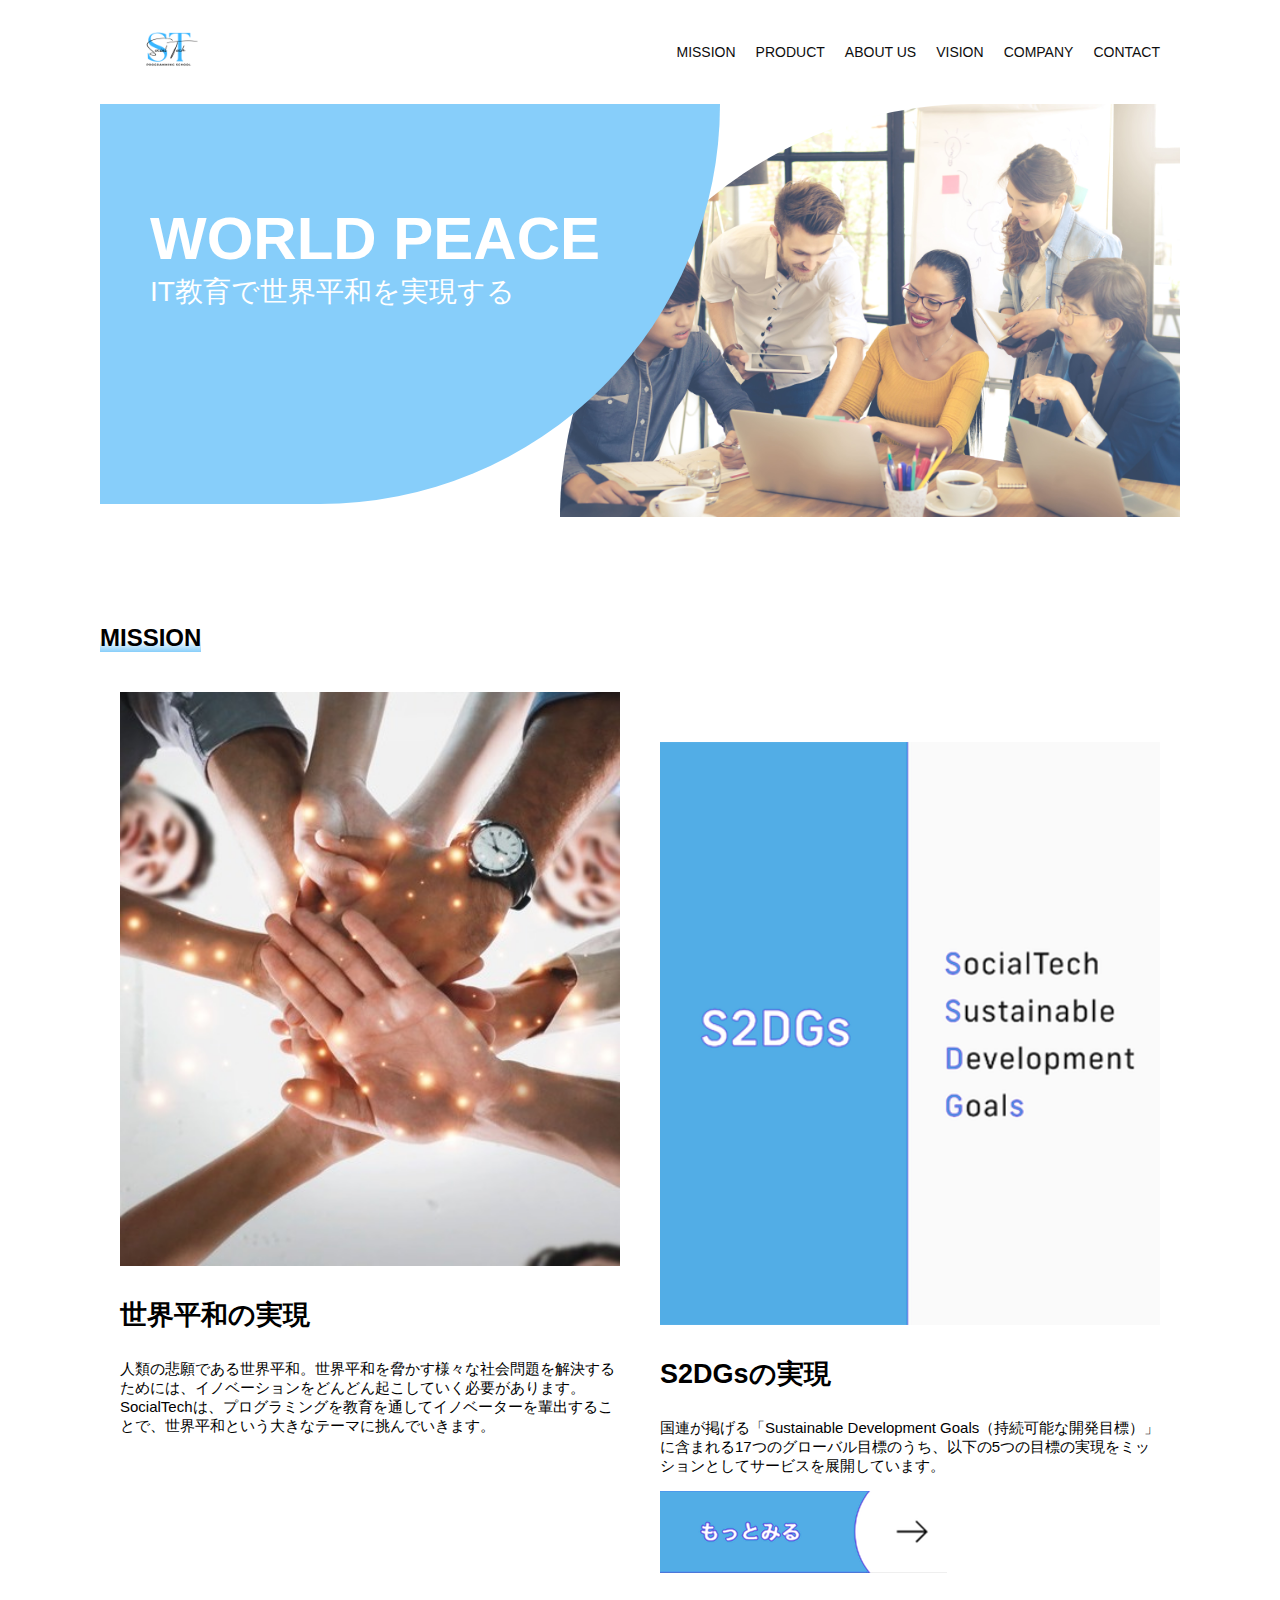
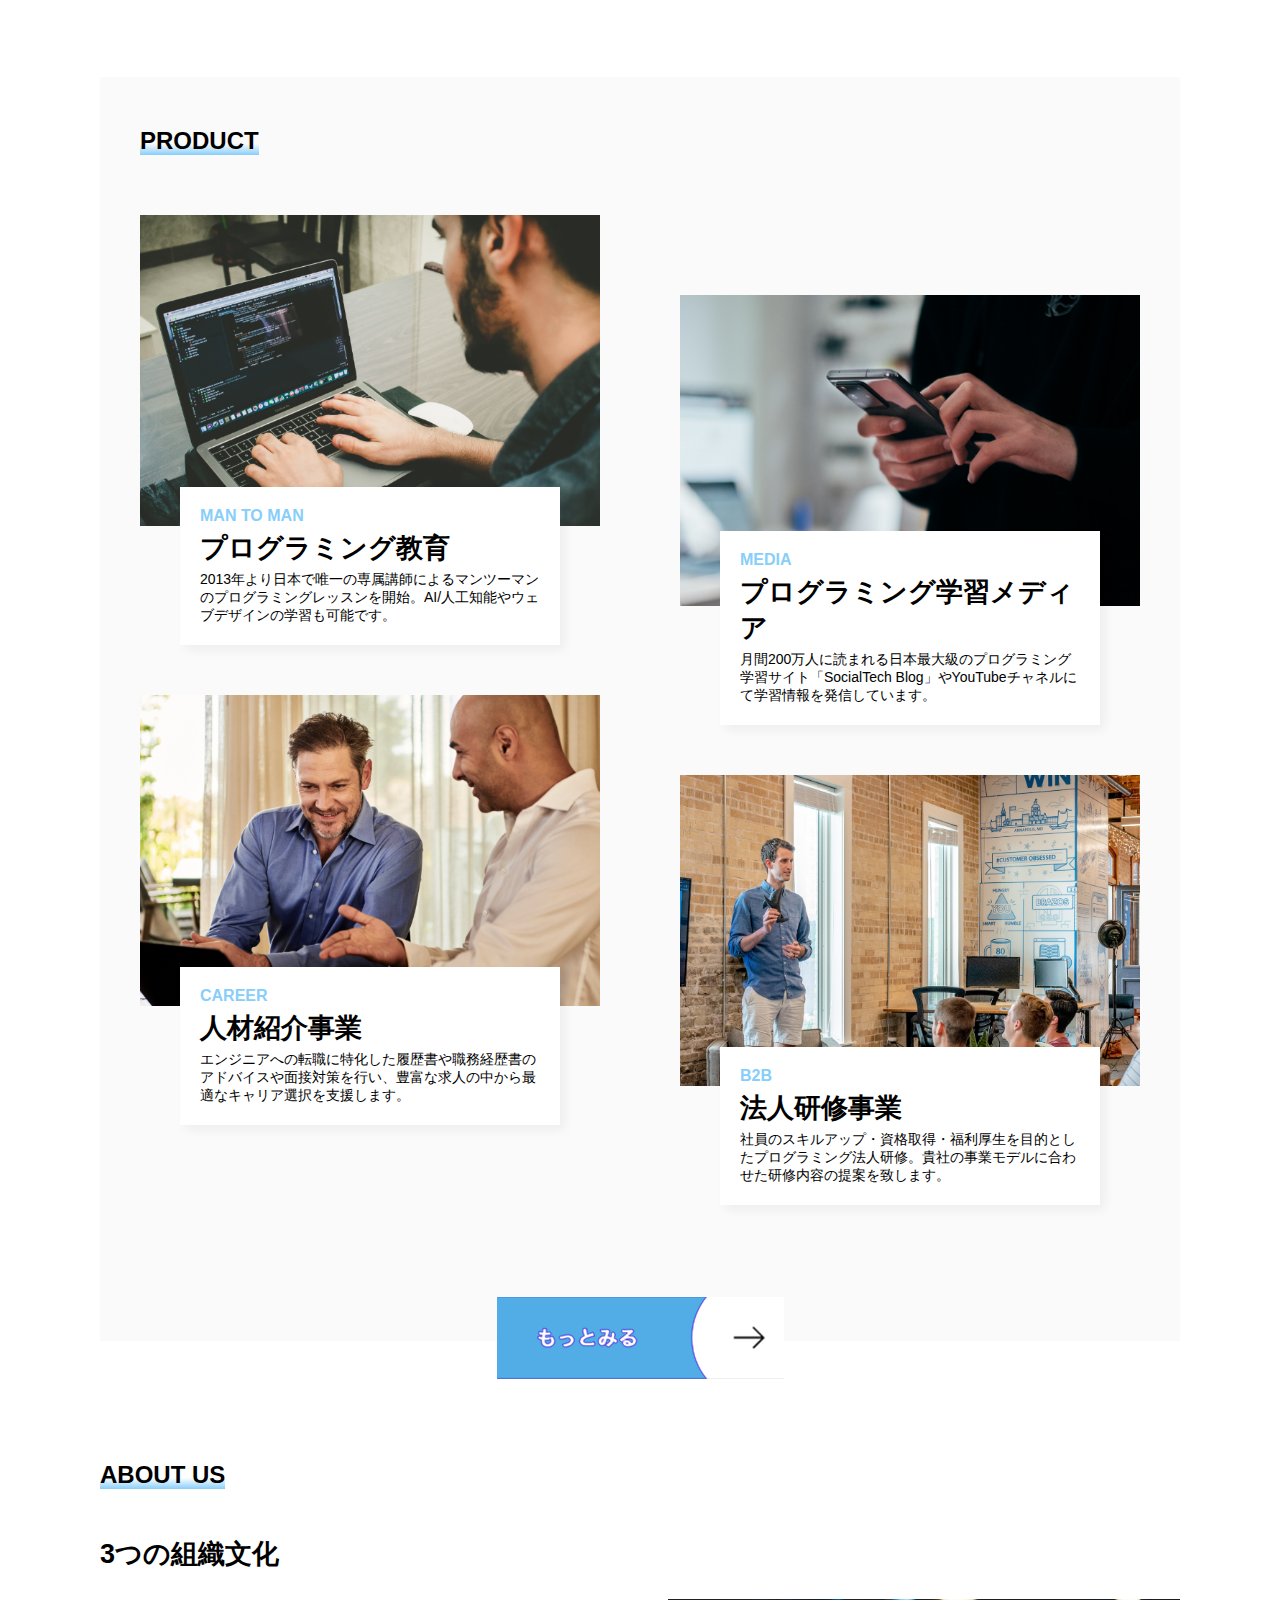
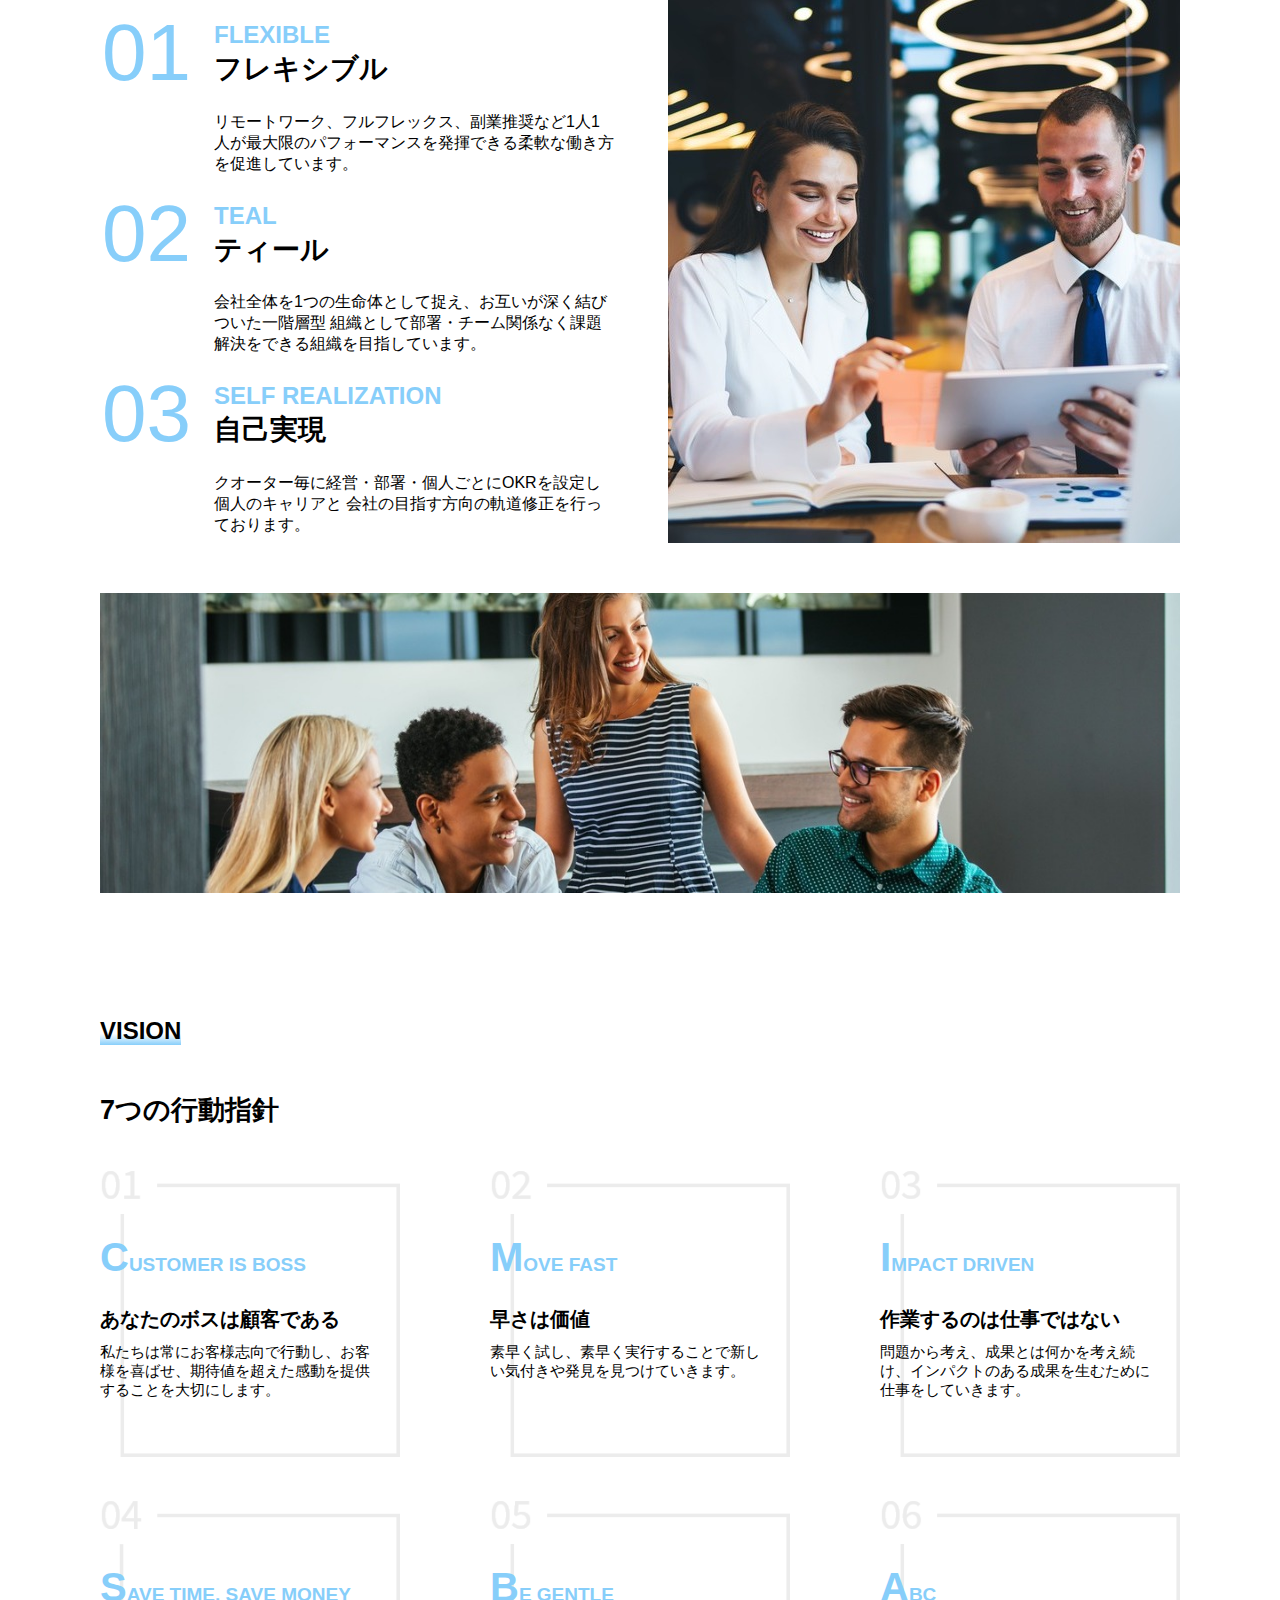
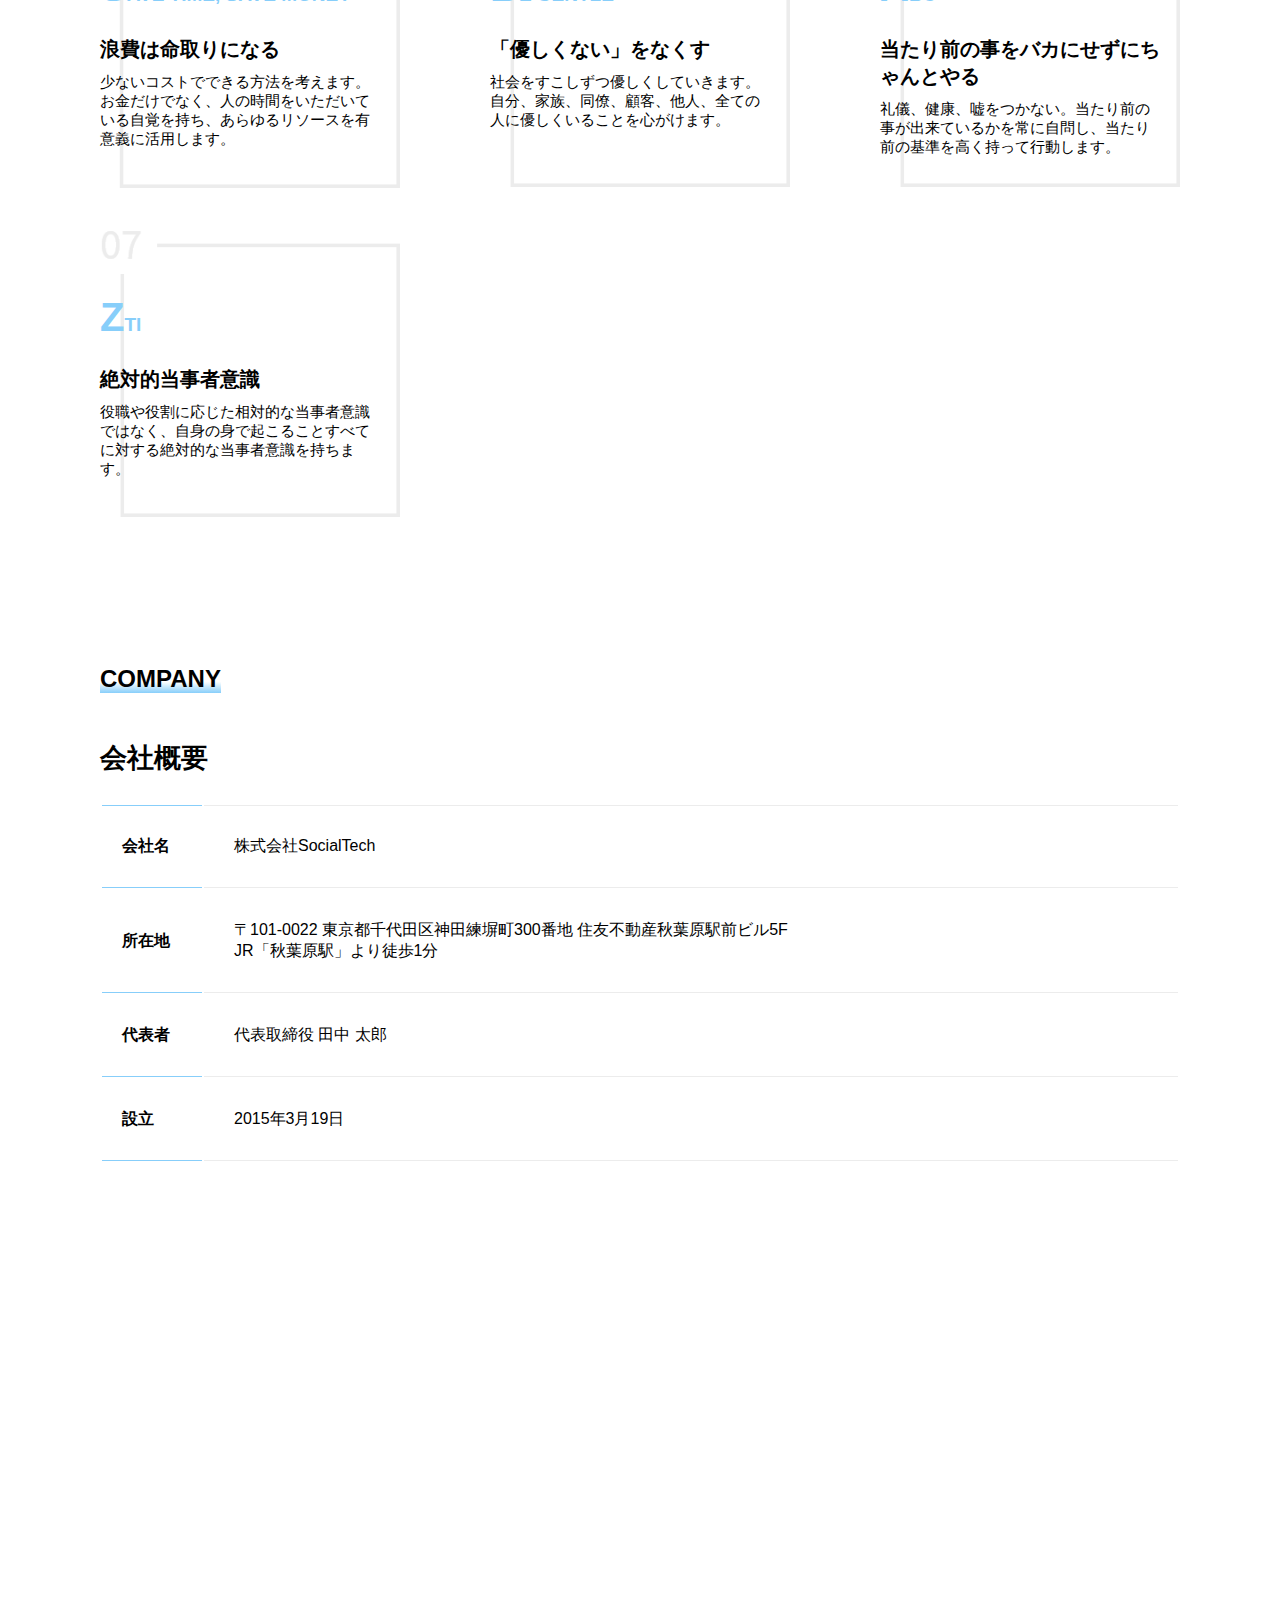
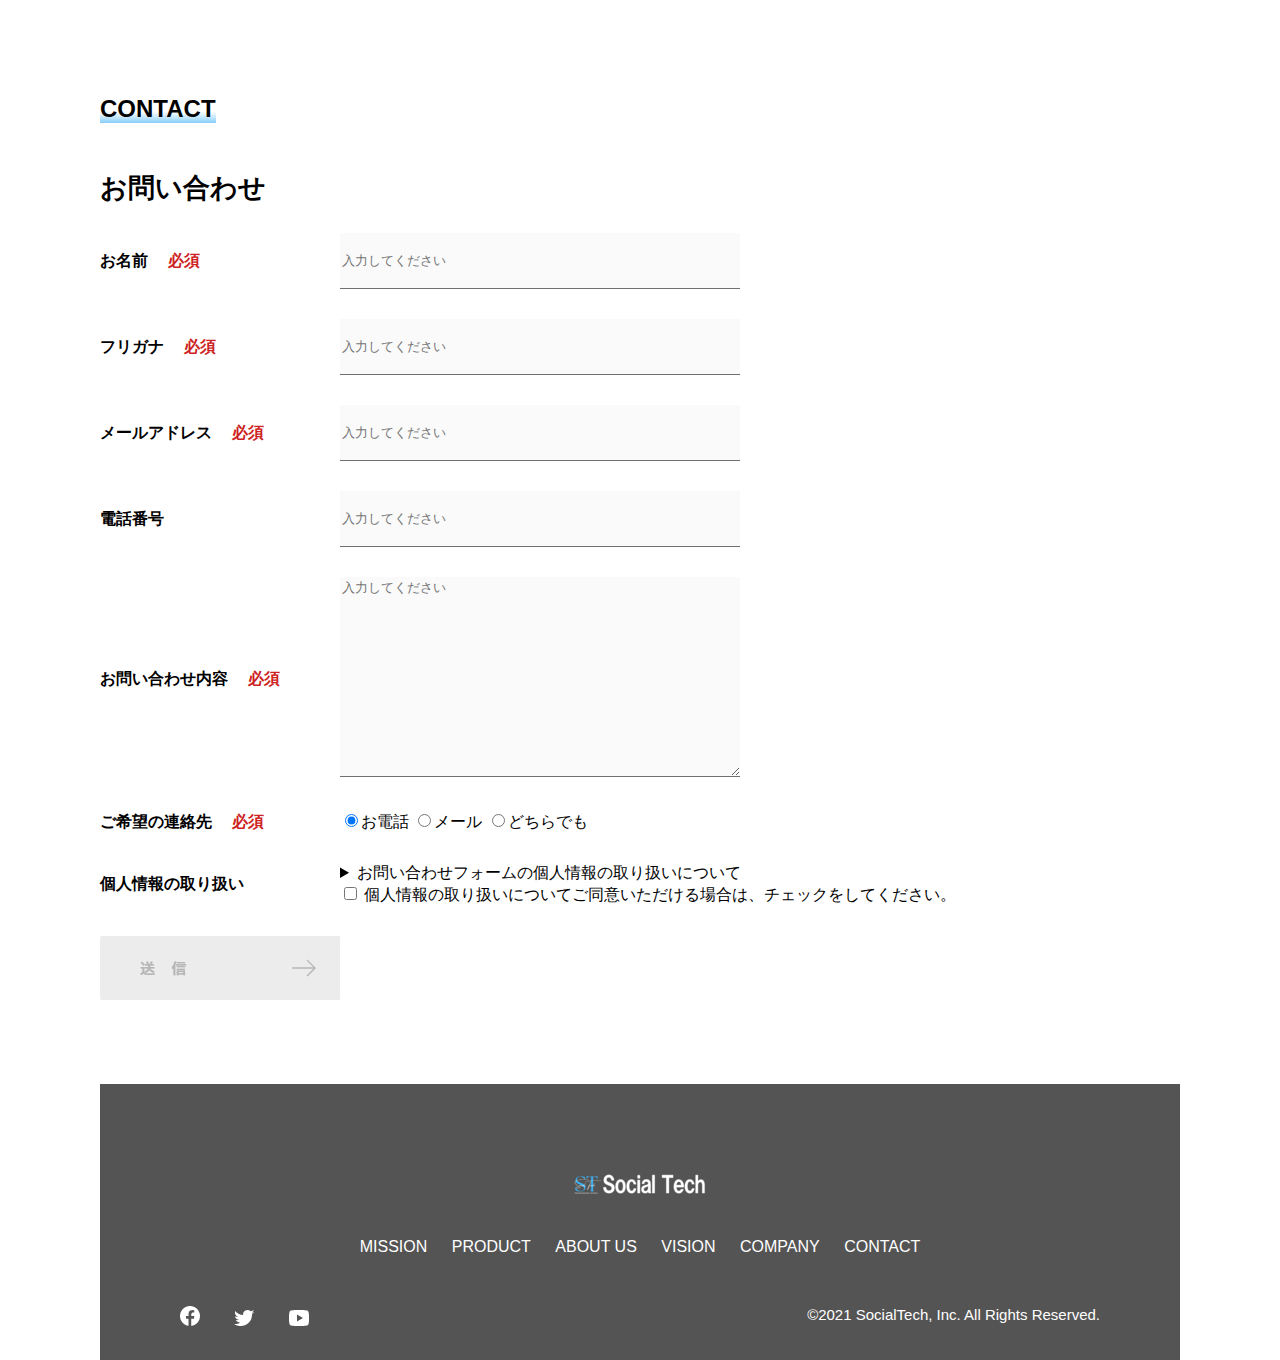
<file: socialtech/index.html>
<!DOCTYPE html>
<html>
    <head>
        <title>SocialTech</title>
        <meta charset="UTF-8">
        <meta name="descrption" content="SocialTechはEdTech業界のリーディングカンパニーを目指します。">
        <meta name="viewport" content="width-device-width,initial-scale-1.0">
        <link rel="stylesheet" href="style.css">

    </head>
    <body>
        <!--ヘッダー-->
        <header>
            <!--ロゴ-->
            <a href="index.html" id="logo">
                <img class="logo-2" src="images/logo-2.png" alt="トップページに戻る">
            </a>
            <!--PC用ナビゲーション-->
            <nav id="nav-pc">
                <ul>
                    <li><a href="mission.html">MISSION</a></li>
                    <li><a href="product.html">PRODUCT</a></li>
                    <li><a href="index.html#aboutus">ABOUT US</a></li>
                    <li><a href="index.html#vision">VISION</a></li>
                    <li><a href="index.html#company">COMPANY</a></li>
                    <li><a href="index.html#contact">CONTACT</a></li>
                </ul>
            </nav>

            <!--スマホ用メニューボタン-->
            <button id="menu-sp" onclick="document.getElementById('nav-sp').style.display = 'block'">
                <img src="images/button-menu1.png" alt="ナビゲーションを開く">
            </button>
                <!-- スマホ用ナビゲーション -->
        <div id="nav-sp">
            <button id="close" onclick="document.getElementById('nav-sp').style.display = 'none'">
              <img src="images/button-close.png" alt="ナビゲーションを閉じる">
            </button>
    
            <nav>
              <ul>
                <li>
                  <a id="logo-sp" href="index.html" onclick="document.getElementById('nav-sp').style.display = 'none'"><img src="images/logo-sp.png" alt="トップページに戻る"></a>
                </li>
                <li><a class="menu" href="mission.html" onclick="document.getElementById('nav-sp').style.display = 'none'">MISSION</a></li>
                <li><a class="menu" href="product.html" onclick="document.getElementById('nav-sp').style.display = 'none'">PRODUCT</a></li>
                <li><a class="menu" href="index.html#aboutus" onclick="document.getElementById('nav-sp').style.display = 'none'">ABOUT US</a></li>
                <li><a class="menu" href="index.html#vision" onclick="document.getElementById('nav-sp').style.display = 'none'">VISION</a></li>
                <li><a class="menu" href="index.html#company" onclick="document.getElementById('nav-sp').style.display = 'none'">COMPANY</a></li>
                <li><a class="menu" href="index.html#contact" onclick="document.getElementById('nav-sp').style.display = 'none'">CONTACT</a></li>
              </ul>
            </nav>
            <div id="sns">
              <a href="https://www.facebook.com/sejuku2013">
                <img src="images/button-facebook.png" alt="Facebookのリンク">
              </a>
              <a href="https://twitter.com/samuraijuku">
                <img src="images/button-twitter.png" alt="Twitterのリンク">
              </a>
              <a href="https://www.youtube.com/channel/UCCFOQO5aDK0xXam4cUQXT8g">
                <img src="images/button-youtube.png" alt="YouTubeのリンク">
              </a>
            </div>
          </div>
        </header>
    <main>
        <article>
            <!--メインビジュアル-->
            <section id="main-visual">
                <div id="main-message">
                    <h1>WORLD PEACE</h1>
                    <p>IT教育で世界平和を実現する</p>
                </div>
                <img class="main-img" src="images/index/index-main.jpeg" alt="PCの周りに集まる多国籍の仲間たち">
            </section>

            <!--ミッション-->
            <section id="mission">
                <h2 class="index-h2">MISSION</h2>
                <div id="mission-flex">
                    <div >
                        <img id="mission-photo" src="images/index/index-mission.jpeg" alt="手を重ねている写真">
                        <h3>世界平和の実現</h3>
                        <p>
                            人類の悲願である世界平和。世界平和を脅かす様々な社会問題を解決するためには、イノベーションをどんどん起こしていく必要があります。SocialTechは、プログラミングを教育を通してイノベーターを輩出することで、世界平和という大きなテーマに挑んでいきます。
                        </p>
                    </div>
                    <div>
                        <img id="s2dgs" src="images/index/s2dgs_2.png" alt="s2dgs">
                        <h3>S2DGsの実現</h3>
                        <p>国連が掲げる「Sustainable Development Goals（持続可能な開発目標）」に含まれる17つのグローバル目標のうち、以下の5つの目標の実現をミッションとしてサービスを展開しています。</p>
                        <a href="mission.html">
                            <img src="images/button-more_2.png" alt="もっとみる">
                        </a>
                    </div>
                </div>
            </section>

            <!--プロダクト-->
            <section id="product">
                <h2 class="index-h2">PRODUCT</h2>
                <div class="product-flex">
                    <div id="product-left">
                        <div>
                            <img class="product-photo" src="images/product/product-mantoman.png" alt="PCでコードを書く男性">
                            <div class="product-explain">
                                <span>MAN TO MAN</span>
                                <h3>プログラミング教育</h3>
                                <p>2013年より日本で唯一の専属講師によるマンツーマンのプログラミングレッスンを開始。AI/人工知能やウェブデザインの学習も可能です。</p>
                            </div>
                        </div>
                        <div>
                            <img class="product-photo" src="images/product/product-career.png" alt="笑顔で話し合う2人の男性">
                            <div class="product-explain">
                                <span>CAREER</span>
                                <h3>人材紹介事業</h3>
                                <p>エンジニアへの転職に特化した履歴書や職務経歴書のアドバイスや面接対策を行い、豊富な求人の中から最適なキャリア選択を支援します。</p>
                            </div>
                        </div>
                    </div>
                    <div id="product-right">
                        <div>
                            <img class="product-photo" src="images/product/product-media.png" alt="スマートフォンを操作する人">
                            <div class="product-explain">
                                <span>MEDIA</span>
                                <h3>プログラミング学習メディア</h3>
                                <p>月間200万人に読まれる日本最大級のプログラミング学習サイト「SocialTech Blog」やYouTubeチャネルにて学習情報を発信しています。</p>
                            </div>
                        </div>
                        <div>
                            <img class="product-photo" src="images/product/product-b2b.png" alt="講演中の男性とそれを聴く人々">
                            <div class="product-explain">
                                <span>B2B</span>
                                <h3>法人研修事業</h3>
                                <p>社員のスキルアップ・資格取得・福利厚生を目的としたプログラミング法人研修。貴社の事業モデルに合わせた研修内容の提案を致します。</p>
                            </div>
                        </div>
                    </div>  
                </div>                  
                    <div id="product-more">
                        <a href="product.html">
                            <img src="images/button-more_2.png" alt="もっとみる">
                        </a>
                    </div>
               
            </section>
            <!--ABOUT US-->
            <section id="aboutus">
                <h2 class="index-h2">ABOUT US</h2>
                <h3>3つの組織文化</h3>
                <div>
                    <table class="culture-table">
                        <tr>
                            <td class="culture-num">01</td>
                            <th><span class="culture-en">FLEXIBLE</span><br>フレキシブル</th>
                        </tr>
                        <tr>
                            <td>

                            </td>
                            <td class="culture-description">リモートワーク、フルフレックス、副業推奨など1人1人が最大限のパフォーマンスを発揮できる柔軟な働き方を促進しています。</td>
                        </tr>
                        <tr>
                            <td class="culture-num">02</td>
                            <th><span class="culture-en">TEAL</span><br>ティール</th>
                        </tr>
                        <tr>
                            <td>

                            </td>
                            <td class="culture-description">会社全体を1つの生命体として捉え、お互いが深く結びついた一階層型 組織として部署・チーム関係なく課題解決をできる組織を目指しています。</td>
                        </tr>
                        <tr>
                            <td class="culture-num">03</td>
                            <th><span class="culture-en">SELF REALIZATION</span><br>自己実現</th>
                        </tr>
                        <tr>
                            <td>

                            </td>
                            <td class="culture-description">クオーター毎に経営・部署・個人ごとにOKRを設定し個人のキャリアと 会社の目指す方向の軌道修正を行っております。</td>
                        </tr>
                    </table>
                    <img class="culture-img" src="images/index/index-aboutus1.jpeg" alt="笑顔で話し合う2人の男女">
                </div>
                <img class="culture-img2" src="images/index/index-aboutus2.jpeg" alt="笑顔で話し合う4人の男女">                
            </section>
            <!--VISION-->
            <section id="vision">
                <h2 class="index-h2">VISION</h2>
                <h3>7つの行動指針</h3>
                <div>
                    <div class="vision-box">
                        <img src="images/index/vision-01.png" alt="01">
                        <div>
                            <h4>CUSTOMER IS BOSS</h4>
                            <h5>あなたのボスは顧客である</h5>
                            <p>私たちは常にお客様志向で行動し、お客様を喜ばせ、期待値を超えた感動を提供することを大切にします。</p>
                        </div>
                    </div>
                    <div class="vision-box">
                        <img src="images/index/vision-02.png" alt="02">
                        <div>
                            <h4>MOVE FAST</h4>
                            <h5>早さは価値</h5>
                            <p>素早く試し、素早く実行することで新しい気付きや発見を見つけていきます。</p>
                        </div>
                    </div>
                    <div class="vision-box">
                        <img src="images/index/vision-03.png" alt="03">
                        <div>
                            <h4>IMPACT DRIVEN</h4>
                            <h5>作業するのは仕事ではない</h5>
                            <p>問題から考え、成果とは何かを考え続け、インパクトのある成果を生むために仕事をしていきます。</p>
                        </div>
                    </div>
                    <div class="vision-box">
                        <img src="images/index/vision-04.png" alt="04">
                        <div>
                            <h4>SAVE TIME, SAVE MONEY</h4>
                            <h5>浪費は命取りになる</h5>
                            <p>少ないコストでできる方法を考えます。お金だけでなく、人の時間をいただいている自覚を持ち、あらゆるリソースを有意義に活用します。</p>
                        </div>
                    </div>
                    <div class="vision-box">
                        <img src="images/index/vision-05.png" alt="05">
                        <div>
                            <h4>BE GENTLE</h4>
                            <h5>「優しくない」をなくす</h5>
                            <p>社会をすこしずつ優しくしていきます。自分、家族、同僚、顧客、他人、全ての人に優しくいることを心がけます。</p>
                        </div>
                    </div>
                    <div class="vision-box">
                        <img src="images/index/vision-06.png" alt="06">
                        <div>
                            <h4>ABC</h4>
                            <h5>当たり前の事をバカにせずにちゃんとやる</h5>
                            <p>礼儀、健康、嘘をつかない。当たり前の事が出来ているかを常に自問し、当たり前の基準を高く持って行動します。</p>
                        </div>
                    </div>
                    <div class="vision-box">
                        <img src="images/index/vision-07.png" alt="07">
                        <div>
                            <h4>ZTI</h4>
                            <h5>絶対的当事者意識</h5>
                            <p>役職や役割に応じた相対的な当事者意識ではなく、自身の身で起こることすべてに対する絶対的な当事者意識を持ちます。</p>
                        </div>
                    </div>
                </div>
            </section>
            <!--COMPANY-->
            <section id="company">
                <h2 class="index-h2">COMPANY</h2>
                <h3>会社概要</h3>
                <table id="company-table">
                    <tr>
                        <th class="tableheader tableheader-first">会社名</th>
                        <td class="cell cell-first">株式会社SocialTech</td>
                    </tr>
                    <tr>
                        <th class="tableheader">所在地</th>
                        <td class="cell">〒101-0022 東京都千代田区神田練塀町300番地 住友不動産秋葉原駅前ビル5F<br>JR「秋葉原駅」より徒歩1分</td>
                    </tr>
                    <tr>
                        <th class="tableheader">代表者</th>
                        <td class="cell">代表取締役 田中 太郎</td>
                    </tr>
                    <tr>
                        <th class="tableheader">設立</th>
                        <td class="cell">2015年3月19日</td>
                    </tr>
                </table>
                <iframe src="https://www.google.com/maps/embed?pb=!1m18!1m12!1m3!1d3240.0686809843405!2d139.7697816787013!3d35.69992745826972!2m3!1f0!2f0!3f0!3m2!1i1024!2i768!4f13.1!3m3!1m2!1s0x60188fee13660e23%3A0x77137876edf742ac!2z5L2P5Y-L5LiN5YuV55Sj56eL6JGJ5Y6f6aeF5YmN44OT44Or!5e0!3m2!1sja!2sjp!4v1731183865856!5m2!1sja!2sjp" width="600" height="450" style="border:0;" allowfullscreen="" loading="lazy" referrerpolicy="no-referrer-when-downgrade">
                    
                </iframe>               
            </section>
            <!--お問い合わせフォーム-->
            <section id="contact">
                <h2 class="index-h2">CONTACT</h2>
                <h3>お問い合わせ</h3>
                <form>
                    <div>
                        <div class="contact-heading">
                            <label class="contact-label">お名前<span class="contact-span">必須</span></label>
                        </div>
                        <div>
                            <input type="text" name="name" placeholder="入力してください" class="contact-textbox">
                        </div>
                    </div>
                    <div>
                        <div class="contact-heading">
                            <label class="contact-label">フリガナ<span class="contact-span">必須</span></label>
                        </div>
                        <div>
                            <input type="text" name="hurigana" placeholder="入力してください" class="contact-textbox">
                        </div>
                    </div>
                    <div>
                        <div class="contact-heading">
                            <label class="contact-label">メールアドレス<span class="contact-span">必須</span></label>
                        </div>
                        <div>
                            <input type="text" name="email" placeholder="入力してください" class="contact-textbox">
                        </div>
                    </div>
                    <div>
                        <div class="contact-heading">
                            <label class="contact-label">電話番号</label>
                        </div>
                        <div>
                            <input type="text" name="tel" placeholder="入力してください" class="contact-textbox">
                        </div>
                    </div>
                    <div>
                        <div class="contact-heading">
                            <label class="contact-label">お問い合わせ内容<span class="contact-span">必須</span></label>
                        </div>
                        <div>
                            <textarea class="contact-textarea" placeholder="入力してください" name="message"></textarea>
                        </div>
                    </div>
                    <div>
                        <div class="contact-heading">
                            <label class="contact-label">ご希望の連絡先<span class="contact-span">必須</span></label>
                        </div>
                        <div>
                            <input class="radiobutton" type="radio" value="tel" name="contact" checked><label>お電話</label>
                            <input class="radiobutton" type="radio" value="mail" name="contact" ><label>メール</label>
                            <input class="radiobutton" type="radio" value="both" name="contact" ><label>どちらでも</label>
                        </div>
                    </div>
                    <div>
                        <div class="contact-heading">
                          <label class="contact-label">個人情報の取り扱い</label>
                        </div>
                        <div>
                          <details>
                            <summary>お問い合わせフォームの個人情報の取り扱いについて</summary>
                            <div>
                              <dl>
                                <dt>１．組織の名称又は氏名</dt>
                                <dd>株式会社SocialTech</dd>
                                <dt>２．個人情報保護管理者（若しくはその代理人）の氏名又は職名、所属及び連絡先</dt>
                                <dd>
                                  <p>鈴木 一郎 コーポレート部</p>
                                  <p>メールアドレス：samurai@example.com</p>
                                  <p>TEL：03-1234-5678</p>
                                </dd>
                                <dt>３．個人情報の利用目的</dt>
                                <dd>
                                  <ul>
                                    <li>本サービス及び本サービスに関連する情報の提供又はそれらに関する連絡のため</li>
                                    <li>ユーザーの本人確認のため</li>
                                    <li>当社サービスのご案内のため</li>
                                    <li>当社の商品等の広告または宣伝（電子メールによるものを含むものとします。）</li>
                                  </ul>
                                </dd>
                                <dt>４．個人情報の取り扱い業務の委託</dt>
                                <dd>個人情報の取扱業務の全部または一部を外部に業務委託する場合があります。その際、弊社は、個人情報を適切に保護できる管理体制を敷き実行していることを条件として委託先を厳選したうえで、機密保持契約を委託先と締結し、お客様の個人情報を厳密に管理させます。</dd>
                                <dt>５．個人情報の開示等の請求</dt>
                                <dd>
                                  お客様は、弊社に対してご自身の個人情報の開示等（利用目的の通知、開示、内容の訂正・追加・削除、利用の停止または消去、第三者への提供の停止）に関して、当社問合わせ窓口に申し出ることができます。<br>
                                  その際、弊社はお客様ご本人を確認させていただいたうえで、合理的な期間内に対応いたします。<br>
                                  なお、個人情報に関する弊社問合わせ先は、次の通りです。
                                </dd>
                                <dd>
                                  <p>株式会社SocialTech　個人情報問合せ窓口</p>
                                  <p>〒150-0043　東京都千代田区神田練塀町300番地 住友不動産秋葉原駅前ビル5F</p>
                                  <p>メールアドレス：samurai@example.com　TEL：03-1234-5678</p>
                                </dd>
          
                                <dt>６．個人情報を提供されることの任意性について</dt>
                                <dd>お客様がご自身の個人情報を弊社に提供されるか否かは、お客様のご判断によりますが、もしご提供されない場合には、適切なサービスが提供できない場合がありますので予めご了承ください。</dd>
                              </dl>
                            </div>
                          </details>
                          <input type="checkbox" name="agree">
                          <span>個人情報の取り扱いについてご同意いただける場合は、チェックをしてください。</span>
                        </div>
                      </div>
                      <input type="image" src="images/button-submit.png" alt="送信する">
                </form>
            </section>
        </article>
    </main>
    
    <footer>
        <div id="footer-logo">
            <img src="images/logo-sp2.png" alt="SocialTech">
        </div>
        <div id="footer-link">
            <a href="mission.html">MISSION</a>
            <a href="product.html">PRODUCT</a>
            <a href="index.html#aboutus">ABOUT US</a>
            <a href="index.html#vision">VISION</a>
            <a href="index.html#company">COMPANY</a>
            <a href="index.html#contact">CONTACT</a>
        </div>
        <div id="sns-footer">
            <div class="sns-btns">
                <a href="https://www.facebook.com/sejuku2013"><img src="images/button-facebook.png" alt="facebookのリンク"></a>
                <a href="https://twitter.com/samuraijuku"><img src="images/button-twitter.png" alt="twitterのリンク"></a>
                <a href="https://www.youtube.com/channel/UCCFOQO5aDK0xXam4cUQXT8g"><img src="images/button-youtube.png" alt="youtubeのリンク"></a>
            </div>
            <p id="copyright">&copy;2021 SocialTech, Inc. All Rights Reserved.</p>
        </div>
        
    </footer>
    </body>
</html>
</file>
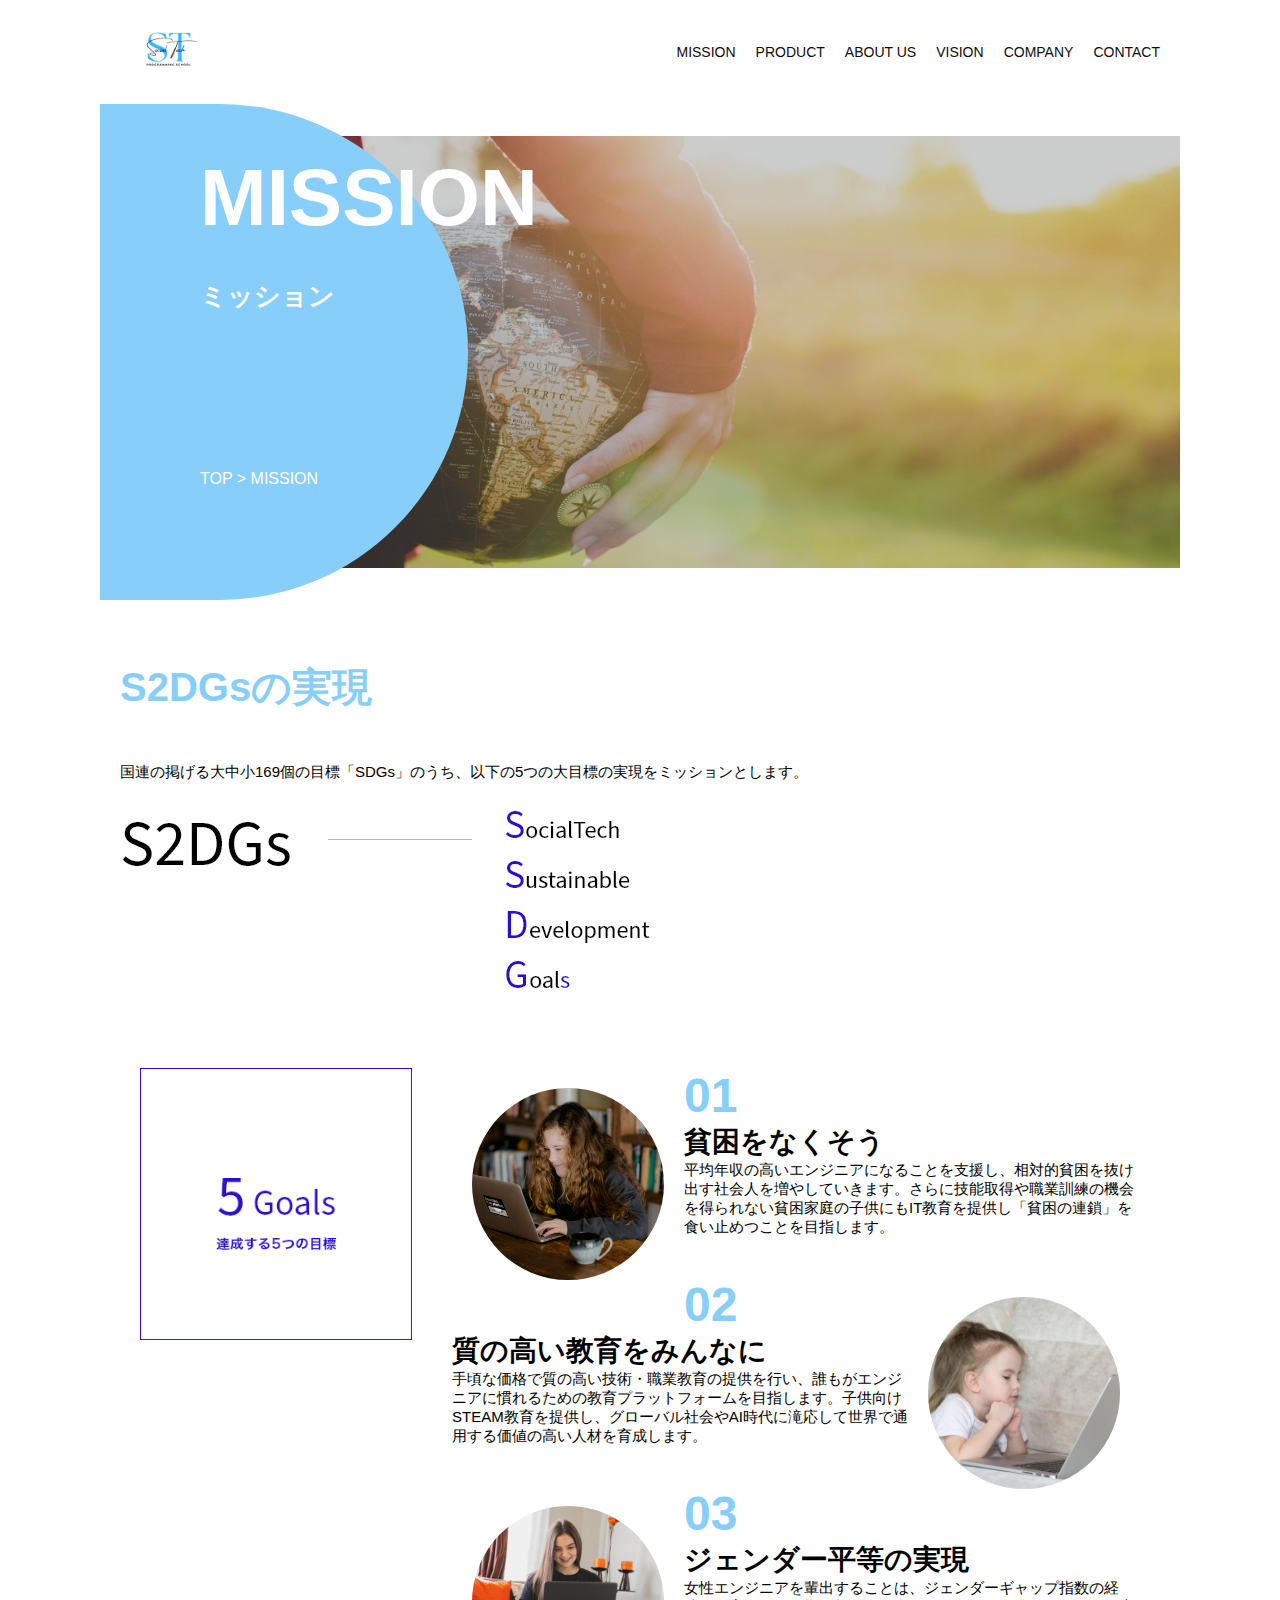
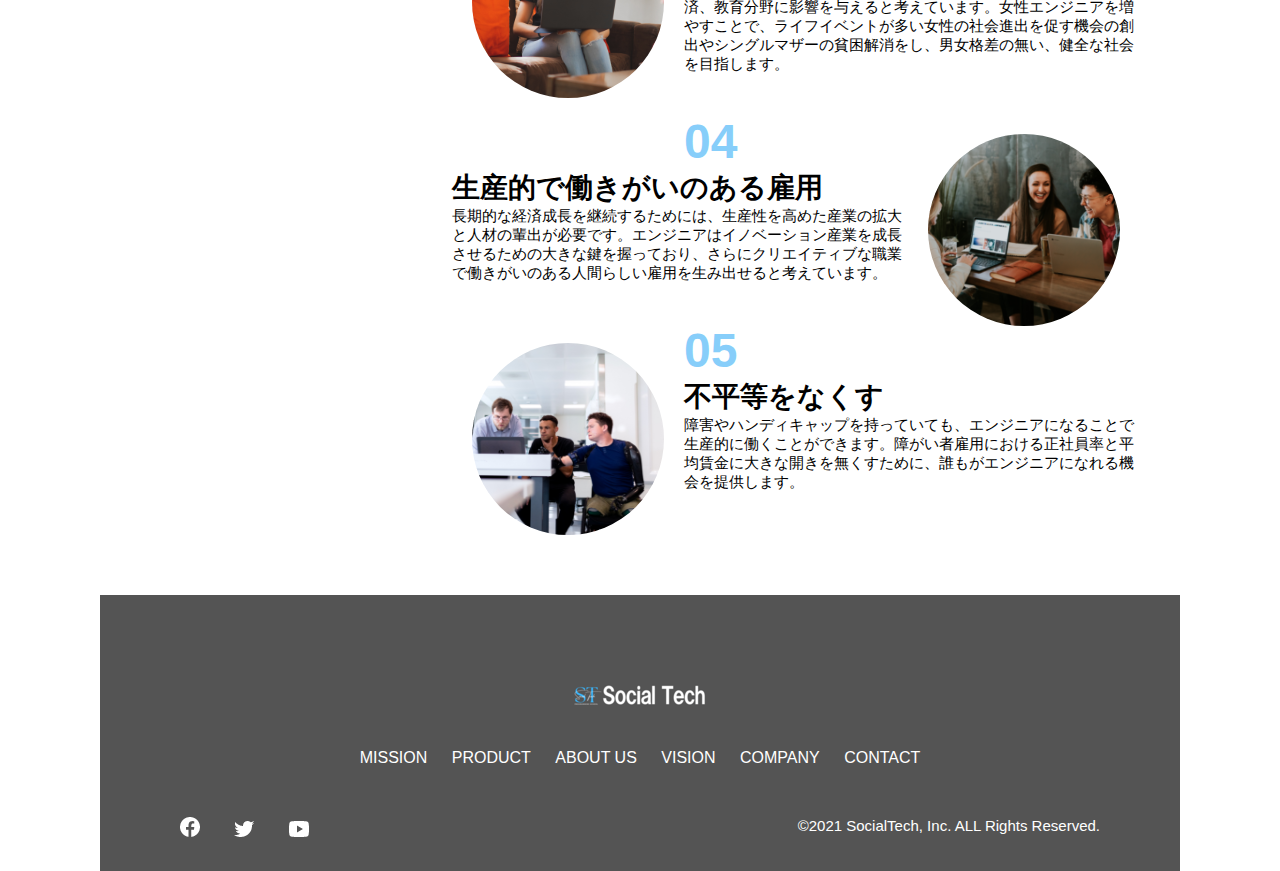
<file: socialtech/mission.html>
<!DOCTYPE html>
<html>
    <head>
        <title>SocialTech - MISSION ミッション-</title>
        <meta charset="UTF-8">
        <meta name="descrption" content="SocialTechが目指す5つの目標(S2DGs)を紹介します">
        <meta name="viewport" content="width-device-width,initial-scale-1.0">
        <link rel="stylesheet" href="style.css">

    </head>

    <body>
    <!--ヘッダー-->   
    <header>
        <!--ロゴ-->
        <a href="index.html" id="logo">
            <img class="logo-2" src="images/logo-2.png" alt="トップページに戻る">
        </a>
        <!--PC用ナビゲーション-->
        <nav id="nav-pc">
            <ul>
                <li><a href="mission.html">MISSION</a></li>
                <li><a href="product.html">PRODUCT</a></li>
                <li><a href="index.html#aboutus">ABOUT US</a></li>
                <li><a href="index.html#vision">VISION</a></li>
                <li><a href="index.html#company">COMPANY</a></li>
                <li><a href="index.html#contact">CONTACT</a></li>
            </ul>
        </nav>

        <!--スマホ用メニューボタン-->
        <button id="menu-sp" onclick="document.getElementById('nav-sp').style.display = 'block'">
            <img src="images/button-menu1.png" alt="ナビゲーションを開く">
        </button>
            <!-- スマホ用ナビゲーション -->
    <div id="nav-sp">
        <button id="close" onclick="document.getElementById('nav-sp').style.display = 'none'">
          <img src="images/button-close.png" alt="ナビゲーションを閉じる">
        </button>

        <nav>
          <ul>
            <li>
              <a id="logo-sp" href="index.html" onclick="document.getElementById('nav-sp').style.display = 'none'"><img src="images/logo-sp.png" alt="トップページに戻る"></a>
            </li>
            <li><a class="menu" href="mission.html" onclick="document.getElementById('nav-sp').style.display = 'none'">MISSION</a></li>
            <li><a class="menu" href="product.html" onclick="document.getElementById('nav-sp').style.display = 'none'">PRODUCT</a></li>
            <li><a class="menu" href="index.html#aboutus" onclick="document.getElementById('nav-sp').style.display = 'none'">ABOUT US</a></li>
            <li><a class="menu" href="index.html#vision" onclick="document.getElementById('nav-sp').style.display = 'none'">VISION</a></li>
            <li><a class="menu" href="index.html#company" onclick="document.getElementById('nav-sp').style.display = 'none'">COMPANY</a></li>
            <li><a class="menu" href="index.html#contact" onclick="document.getElementById('nav-sp').style.display = 'none'">CONTACT</a></li>
          </ul>
        </nav>
        <div id="sns">
          <a href="https://www.facebook.com/sejuku2013">
            <img src="images/button-facebook.png" alt="Facebookのリンク">
          </a>
          <a href="https://twitter.com/samuraijuku">
            <img src="images/button-twitter.png" alt="Twitterのリンク">
          </a>
          <a href="https://www.youtube.com/channel/UCCFOQO5aDK0xXam4cUQXT8g">
            <img src="images/button-youtube.png" alt="YouTubeのリンク">
          </a>
        </div>
      </div>
    </header>
    
    <main>
        <article>
            <section id="mission-main">
                <div class="mission-main-inner">
                    <div id="mission-title">
                        <h1>MISSION<br><span>ミッション</span></h1>
                        <p>TOP > MISSION</p>
                    </div>
                </div>
            </section>

            <section id="mission-s2dgs">
                <h2 class="mission-h2">S2DGsの実現</h2>
                <p>国連の掲げる大中小169個の目標「SDGs」のうち、以下の5つの大目標の実現をミッションとします。</p>
                <img src="images/mission/mission-s2dgs.png" alt="S2DGs">
            </section>

            <section id="mission-five-goals">
                <div class="five-goals-image">
                    <img src="images/mission/mission-5goals.png" alt="5Goals">
                </div>
                <div class="five-goals-read">
                    <div>
                        <img class="fivegoals-image-left" src="images/mission/mission-5goals01.png" alt="PCを操作する女の子">
                        <span class="fivegoals-number">01</span>
                        <h3 class="fivegoals-h3">貧困をなくそう</h3>
                        <p class="fivegoals-p">平均年収の高いエンジニアになることを支援し、相対的貧困を抜け出す社会人を増やしていきます。さらに技能取得や職業訓練の機会を得られない貧困家庭の子供にもIT教育を提供し「貧困の連鎖」を食い止めつことを目指します。</p>           
                    </div>
                    <div>
                        <img class="fivegoals-image-right" src="images/mission/mission-5goals02.png" alt="PCを見つめる小さな女の子">
                        <span class="fivegoals-number">02</span>
                        <h3 class="fivegoals-h3">質の高い教育をみんなに</h3>
                        <p class="fivegoals-p">手頃な価格で質の高い技術・職業教育の提供を行い、誰もがエンジニアに慣れるための教育プラットフォームを目指します。子供向けSTEAM教育を提供し、グローバル社会やAI時代に滝応して世界で通用する価値の高い人材を育成します。</p>           
                    </div>
                    <div>
                        <img class="fivegoals-image-left" src="images/mission/mission-5goals03.png" alt="PCを操作する女性">
                        <span class="fivegoals-number">03</span>
                        <h3 class="fivegoals-h3">ジェンダー平等の実現</h3>
                        <p class="fivegoals-p">女性エンジニアを輩出することは、ジェンダーギャップ指数の経済、教育分野に影響を与えると考えています。女性エンジニアを増やすことで、ライフイベントが多い女性の社会進出を促す機会の創出やシングルマザーの貧困解消をし、男女格差の無い、健全な社会を目指します。</p>           
                    </div>
                    <div>
                        <img class="fivegoals-image-right" src="images/mission/mission-5goals04.png" alt="笑顔で話し合う3人の男女">
                        <span class="fivegoals-number">04</span>
                        <h3 class="fivegoals-h3">生産的で働きがいのある雇用</h3>
                        <p class="fivegoals-p">長期的な経済成長を継続するためには、生産性を高めた産業の拡大と人材の輩出が必要です。エンジニアはイノベーション産業を成長させるための大きな鍵を握っており、さらにクリエイティブな職業で働きがいのある人間らしい雇用を生み出せると考えています。</p>           
                    </div>
                    <div>
                        <img class="fivegoals-image-left" src="images/mission/mission-5goals05.png" alt="PCを操作する女の子">
                        <span class="fivegoals-number">05</span>
                        <h3 class="fivegoals-h3">不平等をなくす</h3>
                        <p class="fivegoals-p">障害やハンディキャップを持っていても、エンジニアになることで生産的に働くことができます。障がい者雇用における正社員率と平均賃金に大きな開きを無くすために、誰もがエンジニアになれる機会を提供します。</p>           
                    </div>
                </div>
            </section>
        </article>
    </main>

    <footer>
        <div id="footer-logo">
            <img src="images/logo-sp2.png" alt="SocialTech">
        </div>
        <div id="footer-link">
            <a href="mission.html">MISSION</a>
            <a href="product.html">PRODUCT</a>
            <a href="index.html#aboutus">ABOUT US</a>
            <a href="index.html#vision">VISION</a>
            <a href="index.html#company">COMPANY</a>
            <a href="index.html#contact">CONTACT</a>
        </div>
        <div id="sns-footer">
            <div class="sns-btns">
                <a href="https://www.facebook.com/sejuku2013"><img src="images/button-facebook.png" alt="facebookのリンク"></a>
                <a href="https://twitter.com/samuraijuku"><img src="images/button-twitter.png" alt="twitterのリンク"></a>
                <a href="https://www.youtube.com/channel/UCCFOQO5aDK0xXam4cUQXT8g"><img src="images/button-youtube.png" alt="youtubeのリンク"></a>
            </div>
            <p id="copyright">&copy;2021 SocialTech, Inc. ALL Rights Reserved.</p>
        </div>
        
    </footer>
    </body>

</html>
</file>
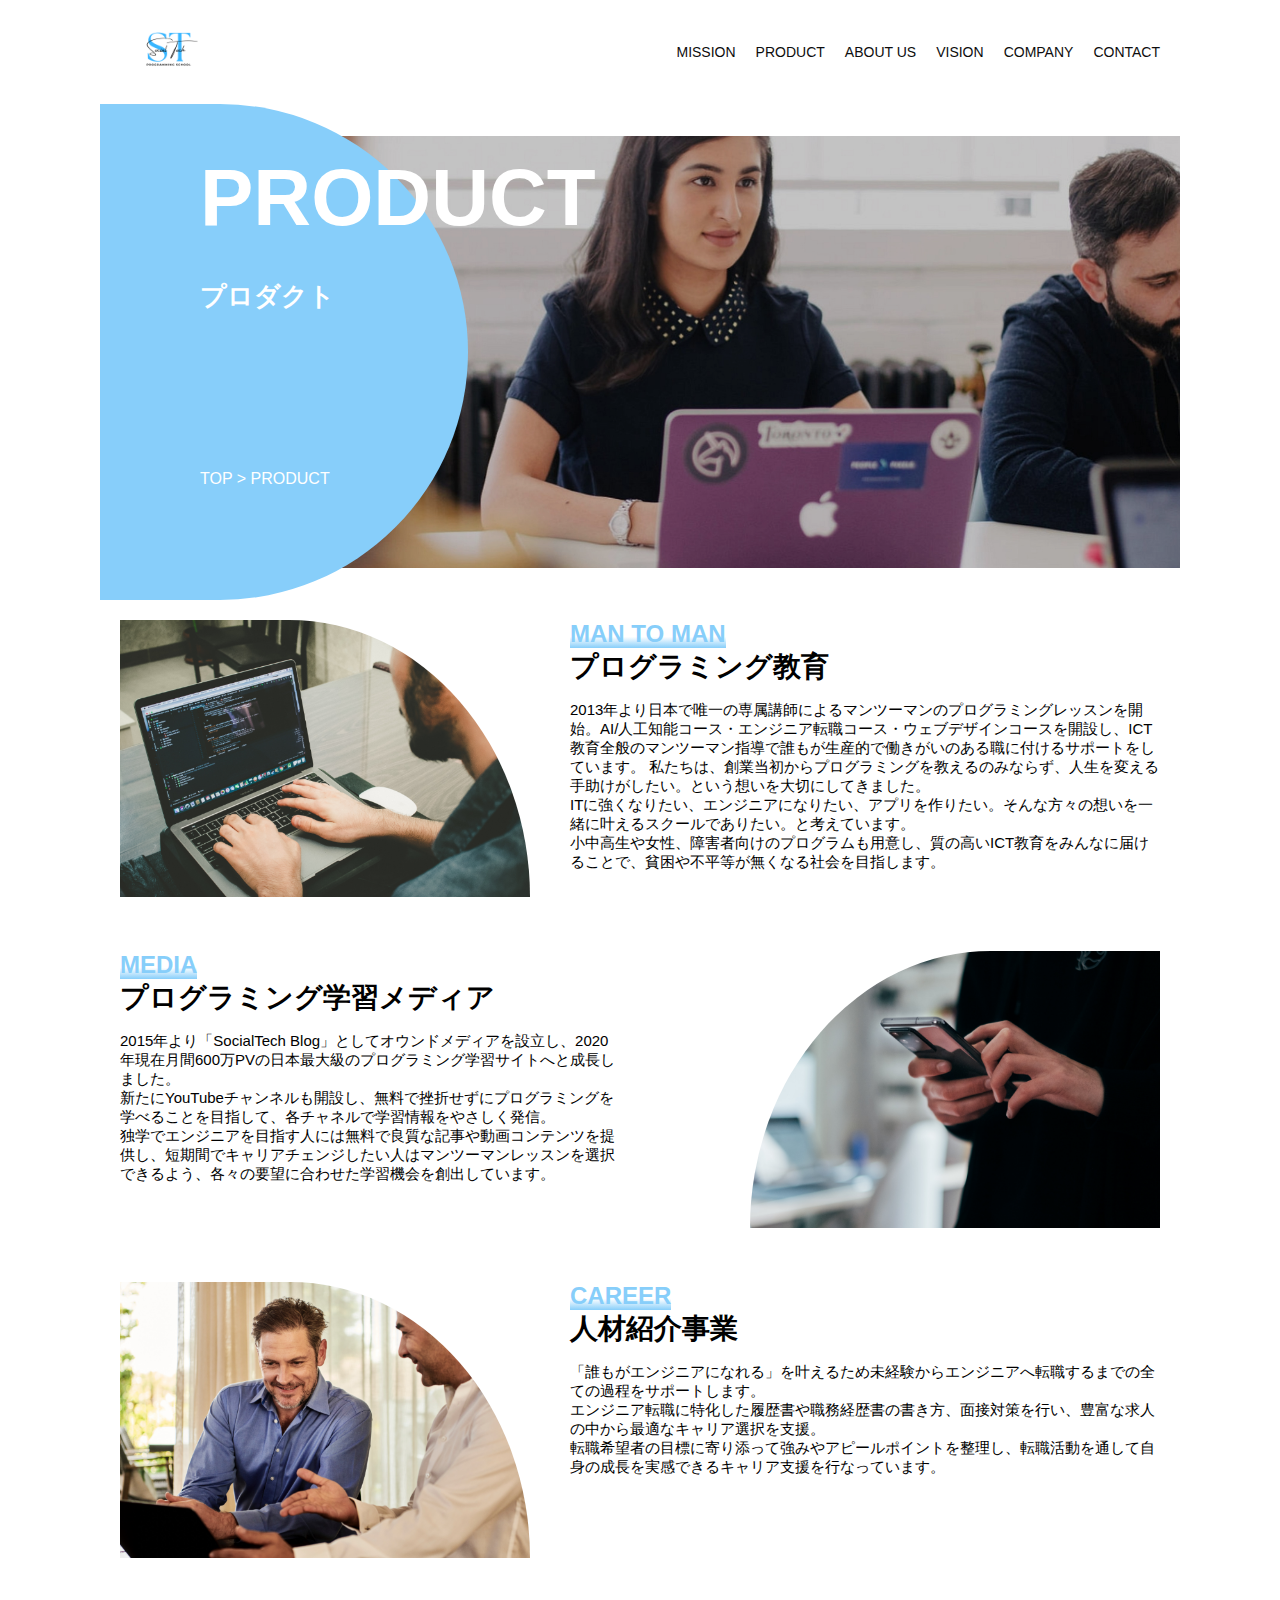
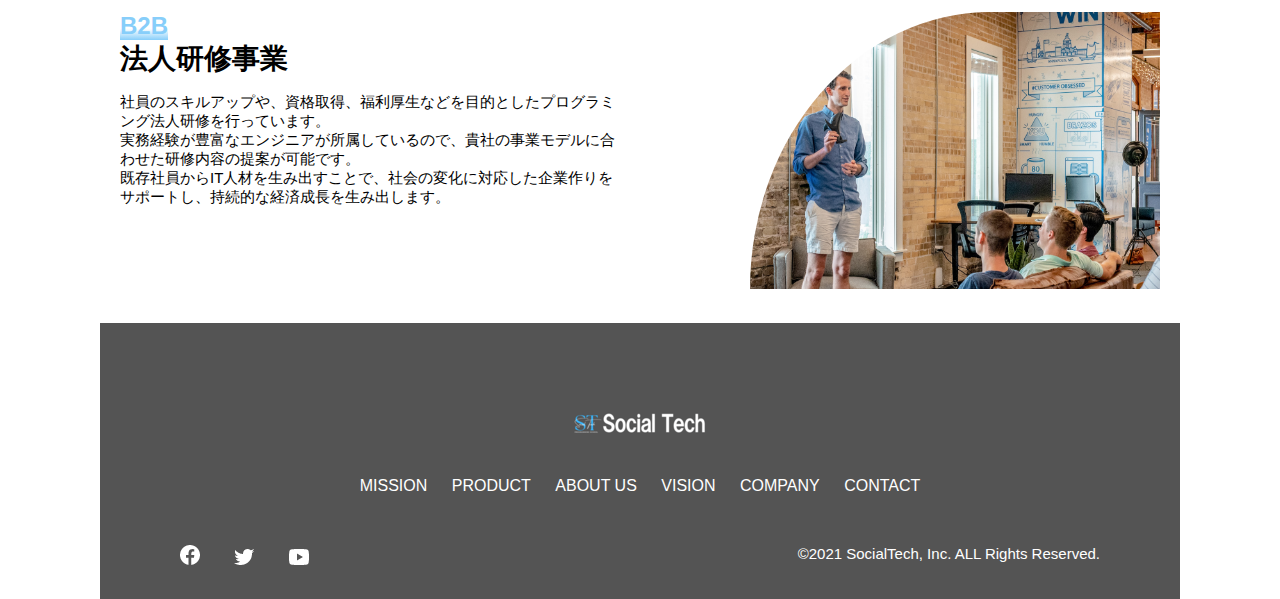
<file: socialtech/product.html>
<!DOCTYPE html>
<html>
    <head>
        <title>SocialTech -PRODUCT プロダクト-</title>
        <meta charset="UTF-8">
        <meta name="descrption" content="SocialTechの4つのプロダクトを紹介します">
        <meta name="viewport" content="width-device-width,initial-scale-1.0">
        <link rel="stylesheet" href="style.css">

    </head>
    <body>
        <!--ヘッダー-->
        <header>
            <!--ロゴ-->
            <a href="index.html" id="logo">
                <img class="logo-2" src="images/logo-2.png" alt="トップページに戻る">
            </a>
            <!--PC用ナビゲーション-->
            <nav id="nav-pc">
                <ul>
                    <li><a href="mission.html">MISSION</a></li>
                    <li><a href="product.html">PRODUCT</a></li>
                    <li><a href="index.html#aboutus">ABOUT US</a></li>
                    <li><a href="index.html#vision">VISION</a></li>
                    <li><a href="index.html#company">COMPANY</a></li>
                    <li><a href="index.html#contact">CONTACT</a></li>
                </ul>
            </nav>

            <!--スマホ用メニューボタン-->
            <button id="menu-sp" onclick="document.getElementById('nav-sp').style.display = 'block'">
                <img src="images/button-menu1.png" alt="ナビゲーションを開く">
            </button>
                <!-- スマホ用ナビゲーション -->
        <div id="nav-sp">
            <button id="close" onclick="document.getElementById('nav-sp').style.display = 'none'">
              <img src="images/button-close.png" alt="ナビゲーションを閉じる">
            </button>
    
            <nav>
              <ul>
                <li>
                  <a id="logo-sp" href="index.html" onclick="document.getElementById('nav-sp').style.display = 'none'"><img src="images/logo-sp.png" alt="トップページに戻る"></a>
                </li>
                <li><a class="menu" href="mission.html" onclick="document.getElementById('nav-sp').style.display = 'none'">MISSION</a></li>
                <li><a class="menu" href="product.html" onclick="document.getElementById('nav-sp').style.display = 'none'">PRODUCT</a></li>
                <li><a class="menu" href="index.html#aboutus" onclick="document.getElementById('nav-sp').style.display = 'none'">ABOUT US</a></li>
                <li><a class="menu" href="index.html#vision" onclick="document.getElementById('nav-sp').style.display = 'none'">VISION</a></li>
                <li><a class="menu" href="index.html#company" onclick="document.getElementById('nav-sp').style.display = 'none'">COMPANY</a></li>
                <li><a class="menu" href="index.html#contact" onclick="document.getElementById('nav-sp').style.display = 'none'">CONTACT</a></li>
              </ul>
            </nav>
            <div id="sns">
              <a href="https://www.facebook.com/sejuku2013">
                <img src="images/button-facebook.png" alt="Facebookのリンク">
              </a>
              <a href="https://twitter.com/samuraijuku">
                <img src="images/button-twitter.png" alt="Twitterのリンク">
              </a>
              <a href="https://www.youtube.com/channel/UCCFOQO5aDK0xXam4cUQXT8g">
                <img src="images/button-youtube.png" alt="YouTubeのリンク">
              </a>
            </div>
          </div>
        </header>

        <main>
            <article>
                <section id="product-main">
                    <div class="product-main-inner">
                        <div id="product-title">
                            <h1>PRODUCT<br><span>プロダクト</span></h1>
                            <p>TOP > PRODUCT</p>
                        </div>
                    </div>
                </section>

                <section class="product-section product-section-left">
                    <div class="product-section-img">
                        <img src="images/product/product-mantoman.png" alt="PCでコードを書く男性">
                    </div>
                    <div class="product-read">
                        <h2 class="product-h2">MAN TO MAN</h2>
                        <h3 class="product-h3">プログラミング教育</h3>
                        <p>
                        2013年より日本で唯一の専属講師によるマンツーマンのプログラミングレッスンを開始。AI/人工知能コース・エンジニア転職コース・ウェブデザインコースを開設し、ICT教育全般のマンツーマン指導で誰もが生産的で働きがいのある職に付けるサポートをしています。 私たちは、創業当初からプログラミングを教えるのみならず、人生を変える手助けがしたい。という想いを大切にしてきました。<br>ITに強くなりたい、エンジニアになりたい、アプリを作りたい。そんな方々の想いを一緒に叶えるスクールでありたい。と考えています。<br>小中高生や女性、障害者向けのプログラムも用意し、質の高いICT教育をみんなに届けることで、貧困や不平等が無くなる社会を目指します。  
                        </p>
                    </div>
                </section>

                <section class="product-section product-section-right">
                    <div class="product-read">
                        <h2 class="product-h2">MEDIA</h2>
                        <h3 class="product-h3">プログラミング学習メディア</h3>
                        <p>
                            2015年より「SocialTech Blog」としてオウンドメディアを設立し、2020年現在月間600万PVの日本最大級のプログラミング学習サイトへと成長しました。<br>新たにYouTubeチャンネルも開設し、無料で挫折せずにプログラミングを学べることを目指して、各チャネルで学習情報をやさしく発信。<br>独学でエンジニアを目指す人には無料で良質な記事や動画コンテンツを提供し、短期間でキャリアチェンジしたい人はマンツーマンレッスンを選択できるよう、各々の要望に合わせた学習機会を創出しています。  
                        </p>
                    </div>
                    <div class="product-section-img">
                        <img src="images/product/product-media.png" alt="スマートフォンを操作する人">
                    </div>
                </section>

                <section class="product-section product-section-left">
                    <div class="product-section-img">
                        <img src="images/product/product-career.png" alt="笑顔で話し合う2人の男性">
                    </div>
                    <div class="product-read">
                        <h2 class="product-h2">CAREER</h2>
                        <h3 class="product-h3">人材紹介事業</h3>
                        <p>
                        「誰もがエンジニアになれる」を叶えるため未経験からエンジニアへ転職するまでの全ての過程をサポートします。<br>エンジニア転職に特化した履歴書や職務経歴書の書き方、面接対策を行い、豊富な求人の中から最適なキャリア選択を支援。<br>転職希望者の目標に寄り添って強みやアピールポイントを整理し、転職活動を通して自身の成長を実感できるキャリア支援を行なっています。<br>  
                        </p>
                    </div>
                </section>

                <section class="product-section product-section-right">
                    <div class="product-read">
                        <h2 class="product-h2">B2B</h2>
                        <h3 class="product-h3">法人研修事業</h3>
                        <p>
                        社員のスキルアップや、資格取得、福利厚生などを目的としたプログラミング法人研修を行っています。<br>実務経験が豊富なエンジニアが所属しているので、貴社の事業モデルに合わせた研修内容の提案が可能です。<br>既存社員からIT人材を生み出すことで、社会の変化に対応した企業作りをサポートし、持続的な経済成長を生み出します。  
                        </p>
                    </div>
                    <div class="product-section-img">
                        <img src="images/product/product-b2b.png" alt="講演中の男性とそれを聴く人々">
                    </div>
                </section>


            </article>
        </main>

        <footer>
            <div id="footer-logo">
                <img src="images/logo-sp2.png" alt="SocialTech">
            </div>
            <div id="footer-link">
                <a href="mission.html">MISSION</a>
                <a href="product.html">PRODUCT</a>
                <a href="index.html#aboutus">ABOUT US</a>
                <a href="index.html#vision">VISION</a>
                <a href="index.html#company">COMPANY</a>
                <a href="index.html#contact">CONTACT</a>
            </div>
            <div id="sns-footer">
                <div class="sns-btns">
                    <a href="https://www.facebook.com/sejuku2013"><img src="images/button-facebook.png" alt="facebookのリンク"></a>
                    <a href="https://twitter.com/samuraijuku"><img src="images/button-twitter.png" alt="twitterのリンク"></a>
                    <a href="https://www.youtube.com/channel/UCCFOQO5aDK0xXam4cUQXT8g"><img src="images/button-youtube.png" alt="youtubeのリンク"></a>
                </div>
                <p id="copyright">&copy;2021 SocialTech, Inc. ALL Rights Reserved.</p>
            </div>
            
        </footer>
    </body>


</html>
</file>
<file: socialtech/style.css>
/*PC、スマホ共通スタイル*/
*{
    box-sizing: border-box;
}

p{
    font-size: 15px;
}

body{
    max-width: 1080px;
    margin: 0 auto 0 auto;
    font-family: "Source Sans Pro", "Hiragino Kaku Gothic ProN", Meiryo, Arial, sans-serif;
}

/*ヘッダー*/
header{
    display: flex;
    justify-content: space-between;
    align-items: center;
    padding: 0 20px;
}

.logo-2{
    width: 100px;
    height: 100px;
    top: 0;
    left: 100px;

   }
/*ナビゲーションのレイアウト*/
#nav-pc{
    font-size: 14px;
}

#nav-pc ul {
    display: flex;
    padding-left: 0;
}

#nav-pc li{
    list-style: none;
}

/*ナビゲーションのリンクの装飾設定*/
#nav-pc a{
    text-decoration: none;
    margin-left: 20px;
    color: #0d0d0d;
}

#nav-pc a:hover{
    text-decoration: underline;
}

  /* スマホ用ナビを非表示 */
  #nav-sp,
  #menu-sp {
    display: none;
  }

/* メインビジュアル*/
#main-visual {
    position: relative;
    height: 400px;
}

#main-message{
    position: absolute;
    top: 0;
    left: 0;
    background-color: #87cefa;
    color: #fff;
    border-radius: 0 0 476px 0;
    max-width: 620px;
    height: 100%;
    width: 100%;
    z-index: 11;
}

#main-message h1{
    font-size: 60px;
    margin: 100px 0 0 50px;
}

#main-message > p {
    font-size: 28px;
    margin: 0 0 0 50px;
}

#main-visual > img {
    max-width: 620px;
    border-radius: 476px 0 0 0;
    position: absolute;
    top: 0;
    right: 0;
    z-index: 10;
}

h2 {
    margin-top:40px ;
    background: linear-gradient(transparent 60%, #87cefa 100%);
      display: inline-block;
}

h3{
    font-size: 27px;
}

/* ミッション */
#mission{
    margin: 80px auto 80px auto;
}

#mission-flex{
    display: flex;
}

#mission-flex > div{
    width:50%;
    margin: 20px;
}

#mission-photo{
    width: 100%;
}

#s2dgs{
    margin-top: 50px;
    width: 100%;
}

/*プロダクト*/
#product{
    background-color: #fafafa;
    margin: 80px 0 80px 0;
    padding: 10px 40px 0px 40px;
}
/*外枠*/
#product .product-flex{
    margin-top:40px ;
    display: flex;
}

/*左カラム*/
#product-left {
    width: 50%;
    margin-right: 20px;
}
/*右カラム*/
#product-right {
    width: 50%;
    margin-left: 20px;
    margin-top: 80px;
  }

/* 画像＋説明の枠 */
#product-left > div {
  position: relative;
  height: 480px;
  margin-right: 20px;
}

#product-right > div {
  position: relative;
  height: 480px;
  margin-left: 20px;
}

/* 画像 */
.product-photo {
    width: 100%;
  }

/*見出しと説明文*/
.product-explain {
    background-color: #ffffff;
    position: absolute;
    left: 0;
    bottom: 50px;
    margin: 0 40px 0 40px;
    padding: 20px;
    box-shadow: 5px 5px 10px rgba(0, 0, 0, 0.05);
  }

/*説明文の英語*/
.product-explain > span {
    color: #87cefa;
    font-weight: bold;
    font-size: 16px;
    margin: 0;
}

/*説明文の見出し*/
.product-explain > h3{
    margin: 5px 0 5px 0;
}

/*説明文*/
.product-explain > p{
    font-size: 14px;
    margin: 0;
}

/*もっと見るボタン*/
#product-more{
    text-align: center;
}

#product-more a {
    position: relative;
    bottom: -42px;
}

/*ABOUTUSセクション*/
#aboutus{
    margin: 80px auto 80px auto;
}

/*3つの組織文化の画像のグループ*/
#aboutus > div{
    display: flex;
}

/*1枚目の画像*/
.culture-img{
    width: 50%;
    align-self: flex-start;
}

/*2枚目の画像*/
.culture-img2{
    margin-top: 50px;
    width: 100%;
}

/*表全体*/
.culture-table{
    margin-right: 50px;
}

/*番号*/
.culture-num{
    font-size: 80px;
    color: #87cefa;
    padding: 0 20px 0 0;
}

/*見出し*/
.culture-table th{
    text-align: left;
    font-size: 28px;
    font-weight: bold;
}

/*組織文化英語*/
.culture-en{
    color: #87cefa;
    font-size: 24px;
}

/*説明文*/
.culture-description{
    margin: 0;
}

/*VISION*/
#vision{
    margin: 80px auto 80px auto;
}

/*セクション内の外枠*/
#vision > div{
    display: flex;
    justify-content: space-between;
    flex-wrap: wrap;
}

/*7つ行動指針の枠*/
.vision-box{
    width: 300px;
    height: 300px;
    margin-bottom: 30px;
    position: relative;
}

/*画像*/
.vision-box > img{
    width: 100%;
    position: relative;
    z-index: 30;
}

/*見出しと説明文*/
.vision-box > div{
    position: absolute;
    top: 0;
    left: 0;
    z-index: 31;
    margin-right: 20px;
}

/*英語の見出し*/
.vision-box > div >h4{
    color: #87cefa;
    font-size: 19px;
    margin-top: 80px;
}

/*h4１文字目*/
.vision-box >div >h4::first-letter{
    font-size: 40px;
}

/*日本語の見出し*/
.vision-box >div >h5{
    font-size: 20px;
    margin: 0 0 0 0;
}

/*説明文*/
.vision-box >div >p{
    margin: 10px 0 0 0 ;
}

/*セクション*/
#company{
    margin: 80px auto 80px auto;    
}

/*会社概要*/
#company-table{
    width: 100%;
}

.tableheader{
    text-align: left;
    padding: 20px;
    border-bottom-color:#87cefa ;
    border-bottom-width:1px ;
    border-bottom-style:solid ;
    width: 100px;
}

.tableheader-first{
    border-top-color:#87cefa ;
    border-top-width:1px;
    border-top-style:solid ;
}

.cell{
    padding: 30px;
    border-bottom-color:#ececec ;
    border-bottom-width:1px ;
    border-bottom-style:solid ;
}

.cell-first{
    border-top-color:#ececec ;
    border-top-width:1px;
    border-top-style:solid ;
}

/*地図*/
#company > iframe{
    width: 100%;
    height: 368px;
    margin-top: 40px; 
}


/*お問い合わせ*/
#contact{
    margin: 80px auto 80px auto;
}

  /* 外枠 */
#contact > form >div{
    display: flex;
    flex-direction: row;
    flex-wrap:wrap ;
    padding-bottom: 30px;
}

/*左列の見出し*/
.contact-heading{
    width: 240px;
    align-self: center;
}

/*見出しのラベル*/
.contact-label{
    font-weight: bold;
}

/*必須*/
.contact-span{
    color: #ce2222;
    margin-left: 20px;
    font-weight: bold;
}

/*テキストボックス*/
.contact-textbox{
    border-top: 0px;
    border-left: 0px;
    border-right: 0px;
    border-bottom-width: 1px;
    border-bottom-color: #707070; 
    border-style:solid ;
    background-color: #fafafa;
    width: 400px;
    height: 56px;
}

/*お問い合わせ内容のテキストエリア*/
.contact-textarea{
    border-top: 0px;
    border-left: 0px;
    border-right: 0px;
    border-bottom-width: 1px;
    border-bottom-color: #707070; 
    background-color: #fafafa;
    width: 400px;
    height: 200px;
}

/*お問い合わせフォームの個人情報の取り扱いについて*/
#contact dt{
    font-weight: bold;
}

#contact dd{
    margin: 0 0 16px 0;
}

#contact dd p{
    margin: 0;
}

#contact dd ul{
    padding-left: 0;
}

#contact dd li{
    margin-bottom: 0;
    list-style: none;
}

/*フッター*/
footer{
    background-color: #545454;
    text-align: center;
    padding: 80px 80px 30px 80px;
}

#footer-logo{
    margin-bottom: 30px;
}

/*ハイパーリンク*/
#footer-link{
    margin-bottom: 50px;
}

#footer-link >a {
    text-decoration: none;
    margin: 10px;
    color: #ffffff;
}
 #footer-link >a:hover{
    text-decoration: underline;
 }

/*SNSボタンとコピーライト*/
#sns-footer{
    display: flex;
    justify-content: space-between;
    text-align: left;
}

#sns-footer a{
    margin-right: 30px;
}

#copyright{
    color: #ffffff;
    margin: 0;
}


/*mission.html用スタイル*/
/*ミッションのメインビジュアル*/
.mission-main-inner {
  background-image: url("images/mission/mission-main.png");
  background-repeat: no-repeat;
  background-position-y: center;
}

#mission-title{
  background-color: #87cefa;
  width: 368px;
  color: #ffffff;
  height: 496px;
  border-radius: 0 248px 248px 0;
  position: relative;
}

#mission-title h1 {
  position: absolute;
  top: 0;
  left: 100px;
  font-size: 80px;
  line-height: 1;
}

#mission-title h1 span {
  font-size: 26px;
}

#mission-title > p {
  position: absolute;
  top: 350px;
  left: 100px;
  font-size: 16px;
}


/*「S2DGs」セクション*/
#mission-s2dgs {
  padding: 20px;
}

.mission-h2 {
  color: #87cefa;
  font-size: 40px;
  background:none
}

/*「5Goals」セクション*/
#mission-five-goals{
  padding: 20px;
  display: flex;
}

#mission-five-goals .five-goals-image {
  width: 30%;
  padding: 20px;
}

#mission-five-goals .five-goals-image img {
  width: 100%;
}

#mission-five-goals .five-goals-read {
  width: 70%;
  padding: 20px;
}

#mission-five-goals .five-goals-read > div{
  margin-bottom: 40px;
}

.fivegoals-image-right{
  float: right;
  margin: 20px;
}

.fivegoals-image-left{
  float: left;
  margin: 20px;
}

.fivegoals-number{
  color: #87cefa;
  font-size: 48px;
  font-weight: bold;
  margin: 0;
}

.fivegoals-h3{
  font-size: 28px;
  margin: 0;
}

.fivegoals-p{
  margin: 0;
}

/*product.html用スタイル*/
/*プロダクトページ*/
.product-main-inner {
  background-image: url(images/product/product-main.png);
  background-repeat: no-repeat;
  background-position-y:center ;
}

#product-title {
  background-color: #87cefa;
  width: 368px;
  color: #ffffff;
  height: 496px;
  border-radius: 0 248px 248px 0;
  position: relative;
}

#product-title h1 {
  position: absolute;
  top: 0;
  left: 100px;
  font-size: 80px;
  line-height: 1;
}

#product-title h1 span {
  font-size: 26px;
}

#product-title > p {
  position: absolute;
  top: 350px;
  left: 100px;
  font-size: 16px;
}

  /* セクション */
.product-section {
  display: flex;
  padding: 20px 20px 0;
}

.product-section .product-section-img{
  width: 450px;
}

/* 左が画像のセクション*/
  .product-section-left .product-section-img img {
    width: 100%;
    padding: 0 40px 30px 0;
    border-radius: 0 432px 0 0;
  }

  .product-section-left .product-read {
    width: 50%;
    flex-grow: 1;
  }

  .product-section-left .product-read p {
    margin-bottom: 0;
  }

   /* 右が画像のセクション*/
  .product-section-right {
    justify-content: space-between;
  }

  .product-section-right .product-section-img img {
    width: 100%;
    padding:  0 0 30px 40px;
    border-radius: 432px 0 0 0;
  }

  .product-section-right .product-read {
    width: 500px;
  }

  .product-h2 {
    color: #87cefa;
    font-size: 24px;
    margin: 0;
  }

  .product-h3 {
    font-size: 28px;
    margin: 0;
  }




/*====================
 スマートフォン用のスタイル
=====================*/
@media screen and (max-width: 767px) {
    /* PC用ナビゲーション非表示 */
    #nav-pc {
      display: none;
    }
  
    /* ハンバーガーメニュー */
    #menu-sp {
      display: block;
      background-color: transparent;
      float: right;
      padding: 0;
      border: none;
    }
  
    /* スマホ用ナビゲーションの表示切替*/
    /* 初期状態、レイアウトと非表示設定 */
    #nav-sp {
      background-color: #87cefa;
      position: fixed;
      left: 0;
      top: 0;
      height: 100%;
      width: 100%;
      display: none;
      z-index: 100;
    }
  
    /* ×ボタン */
    #close {
      position: absolute;
      top: 20px;
      right: 20px;
      background-color: transparent;
      border: none;
    }
  
    #nav-sp nav ul {
      padding-left: 0;
    }
  
    #nav-sp nav li {
      list-style: none;
    }
  
    /* ナビゲーションメニュー用ロゴ */
    #logo-sp {
      margin: 80px 0 30px 20px;
    }
  
    /* ナビゲーションのリンクの装飾設定 */
    #nav-sp nav a {
      display: block;
      color: #ffffff;
    }
  
    #nav-sp nav a:hover {
      text-decoration: underline;
    }
  
    #nav-sp .menu {
      text-decoration: none;
      margin: 0 20px 0 20px;
      height: 44px;
      font-size: 16px;
      background-image: url("images/arrow.png");
      background-repeat: no-repeat;
      background-position: right top;
    }
  
     #sns {
       position: absolute;
       bottom: 20px;
       left: 20px;
     }
   
     #sns > a {
       margin-right: 30px;
     }

     /* メインビジュアル */
  #main-visual {
    position: relative;
    height: 470px;
  }

  #main-visual > div {
    text-align: center;
    height: 280px;
  }

  #main-visual h1 {
    font-size: 28px;
    margin: 90px 0 0 0;
  }

  #main-visual > div > p {
    margin: 0;
    font-size: 15px;
  }

  #main-visual > img {
    width: 100%;
    border-radius: 476px 0 0 0;
    top: auto;
    bottom: 0;
  }

  /*見出し*/
  h2 {
    margin: 15px 0 15px 0;
  }
  
  h3 {
    font-size: 24px;
    margin: 10px 0 0 0;
  }

  /* ミッション */
  #mission {
    margin: 20px 0 20px 0;
    padding: 0 20px 0 20px;
  }

  #mission-flex {
    flex-direction: column;
  }

  #mission-flex > div {
  width: 100%;
  margin: 0;
}
/* プロダクト */
#product {
    margin: 0;
    padding: 10px 20px 0 20px;
  }

  /* 外枠 */
  #product .product-flex {
    flex-direction: column;
    margin-top: 0;
  }

  /* 左右のカラム　スマホでは縦並び */
  #product-left,
  #product-right {
    width: 100%;
    margin: 0;
  }
  /*  画像＋説明の枠 */
  #product-left > div,
  #product-right > div {
    height: auto;
    margin: 0;
  }

  /* 説明文の枠 */
  .product-explain {
    position: relative;
    margin: 0;
  }

  .product-explain > h3 {
    margin: 10px 0 10px 0;
    font-size: 24px;
  }

 /* もっと見るボタン */
   #product-more {
     text-align: left;
   }
/*ABOUT　US*/
   #aboutus{
    margin: 80px 20px  80px 20px;
   }
   #aboutus > div {
    flex-direction: column;
 }

  .culture-table th {
    font-size: 16px;
  }

  .culture-table {
    margin-right: 0;
    padding-right: 20px;
    order: 2;
  }

  .culture-img {
    width: 100%;
    order: 1;
  }

  .culture-img2 {
    margin-top: 0;
  }

  .culture-num {
    padding: 0;
  }

  .culture-description {
    margin: 0;
  }

  /*VISION*/
#vision{
  margin: 80px 20px 80px 20px;
}

.vision-box > img{
  position: absolute;
  top: 0;
  left: 0;
}

.vision-box > div >h4{
  margin: 60px 0 0 0;
}


/*会社概要*/

#company{
  margin: 0 20px 0 20px;
}

#company > h3 {
  margin-bottom:20px ;
}

.tableheader{
  width: 50px;
}

.cell{
  padding: 20px;
}

#company > iframe{
  height: 240px;
}

/*お問い合わせ*/
#contact{
  margin: 80px 20px 80px 20px;
}

#contact > h3{
  margin-bottom: 20px;
}

#contact > form > div{
  flex-direction: column;
  margin-bottom:20px ;
}

.contact-heading{
  align-self: auto;
  margin-bottom: 20px;
}

.contact-textbox{
  min-width: 300px;
  width: 100%;
}

.contact-textarea{
  height: 150px;
  width: 100%;
}

.radiobutton{
  margin-bottom: 20px;
}

/*フッター*/
footer{
  padding: 30px 20px 50px 20px;
  text-align: left;
}

/*ハイパーリンク*/
#footer-link > a{
  margin: 0 20px 30px 0;
  display: block;
  background-image: url(images/arrow.png);
  background-repeat: no-repeat;
  background-position: right top;
}

#footer-link > a:hover{
  text-decoration: underline;
}

#sns-footer{
  flex-direction: column;
  justify-content: flex-start;
}

#copyright{
  font-size: 12px;
  margin-top:30px ;
}

/* mission.html用スタイル */
/*ミッションセクション*/
#mission-main {
  height: 256px;
  margin-top: 4%;
  position: relative;
}

.mission-main-inner {
  height: 80%;
  background-size: cover;
}

#mission-title {
  width: 136px;
  height: 256px;
  position: absolute;
  top: -10%;
}

#mission-title h1 {
  left: 20px;
  font-size: 40px;
}

#mission-title h1 span {
  font-size: 18px;
}

#mission-title > p {
  top: 180px;
  left: 20px;
  font-size: 13px;
}

/* ミッションページ　S2DGSの設定 */	
.mission-h2 {	
  font-size: 38px;	
  margin: 0px;	
    }	
  .mission-h2::after {	
  content: none;	
  }	
  #mission-s2dgs > img {	
  width: 100%;	
  }

  /* ミッションページ　5つのゴールの設定 */
  #mission-five-goals {
    flex-direction: column;
  }  

  #mission-five-goals > div {
    padding: 0;
  }

  #mission-five-goals .five-goals-image,
  #mission-five-goals .five-goals-read{
    width: 100%;
    padding: 0;
  }

  #mission-five-goals .five-goals-read > div {
    display: flex;
    flex-direction: column;
  }

  .fivegoals-image-right,
  .fivegoals-image-left {
    align-self: center;
  }


  /*プロダクトページ*/
#product-main {
  height: 256px;
  margin-top: 4%;
  position: relative;
}

.product-main-inner {
  height: 80%;
  background-size: cover;
}

#product-title {
  width: 136px;
  height: 256px;
  position: absolute;
  top: -10%;
}

#product-title h1 {
  left: 20px;
  font-size: 40px;
}

#product-title h1 span {
  font-size: 18px;
}

#product-title > p {
  top: 180px;
  left: 20px;
  font-size: 13px;
}

 /* セクション */
.product-section {
 flex-direction: column;
}

.product-section .product-section-img {
  width: 100%;
}

.product-section .product-section-img img {
  width: 100%;
  padding: 0;
}

/* 左が画像のセクション*/
.product-section-left .product-section-img img {
  border-radius: 0 300px 0 0;
}

.product-section-left .product-read {
  width: 100%;
  flex-grow: 1;
}


 /* 右が画像のセクション*/
.product-section-right .product-section-img img {
  order: 1;
  border-radius: 300px 0 0 0;
}

.product-section-right .product-read {
  order: 2;
  width: 100%;
}
}
</file>
